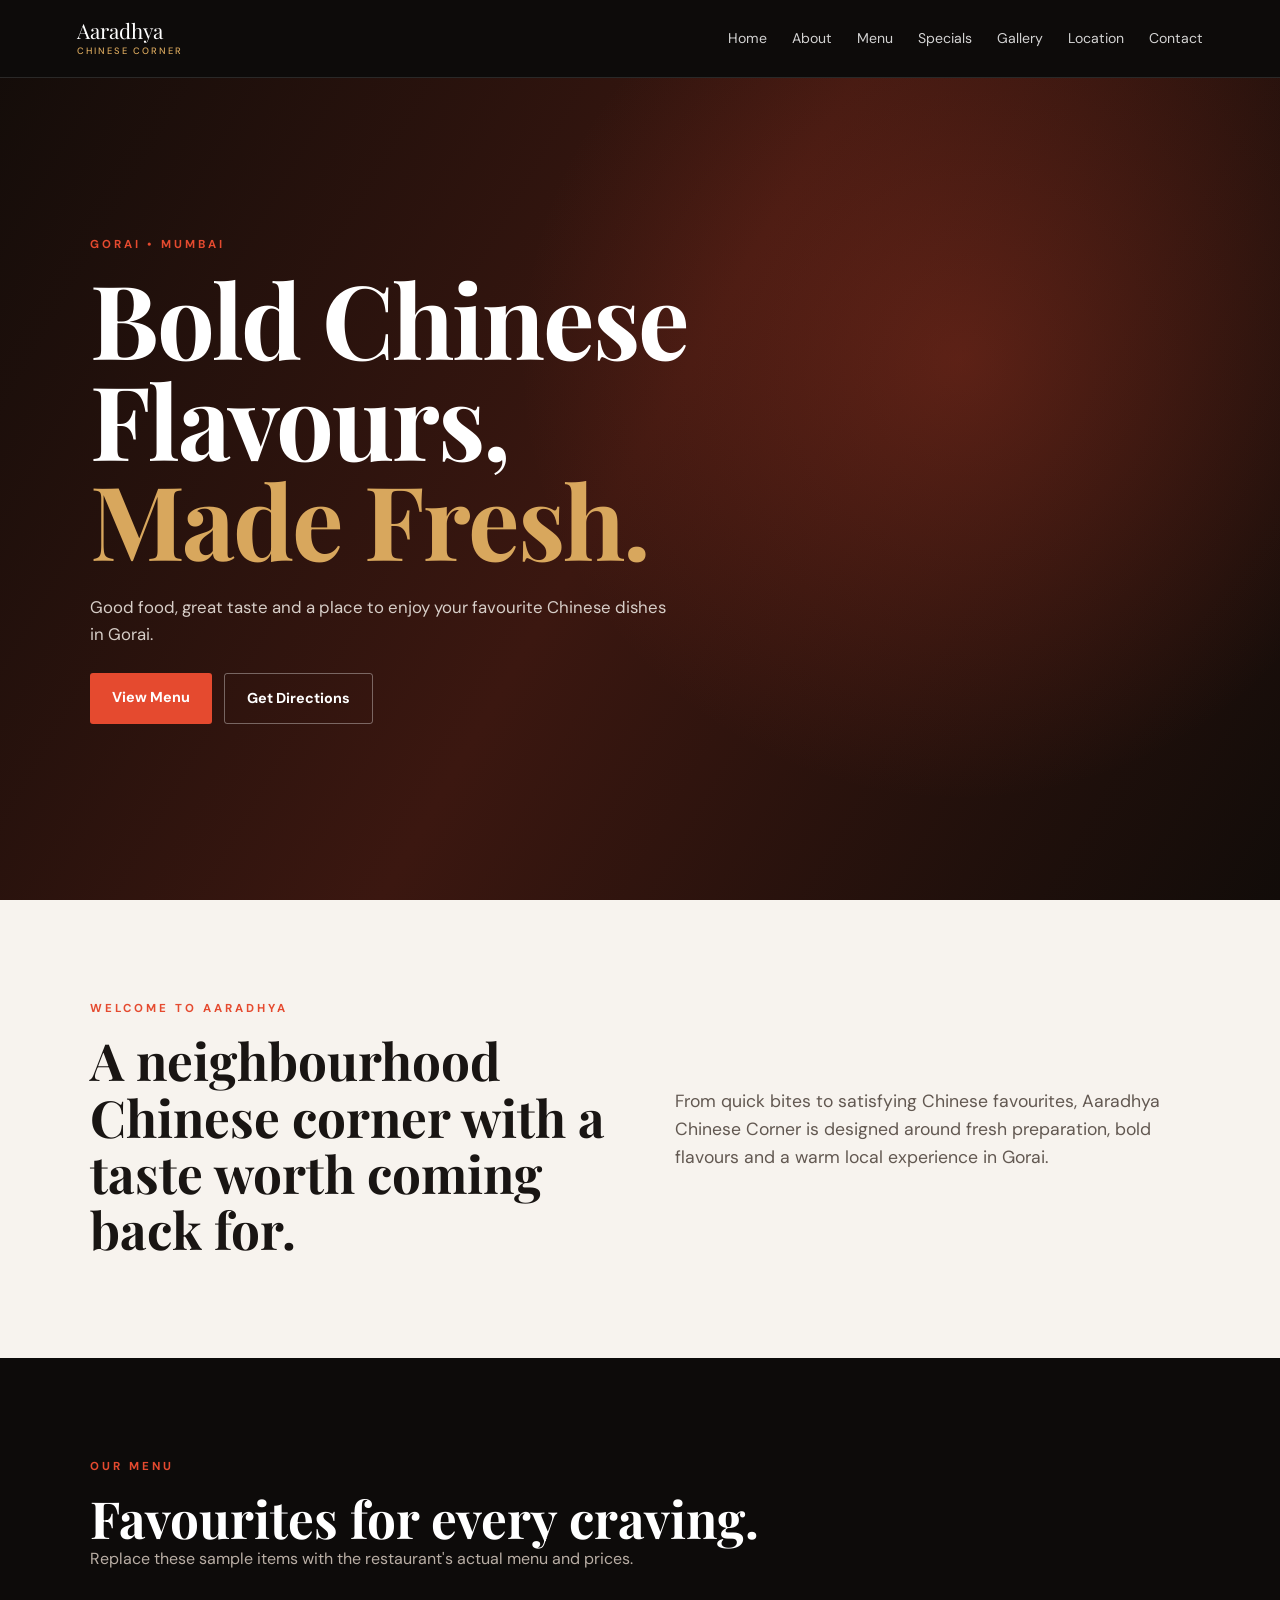
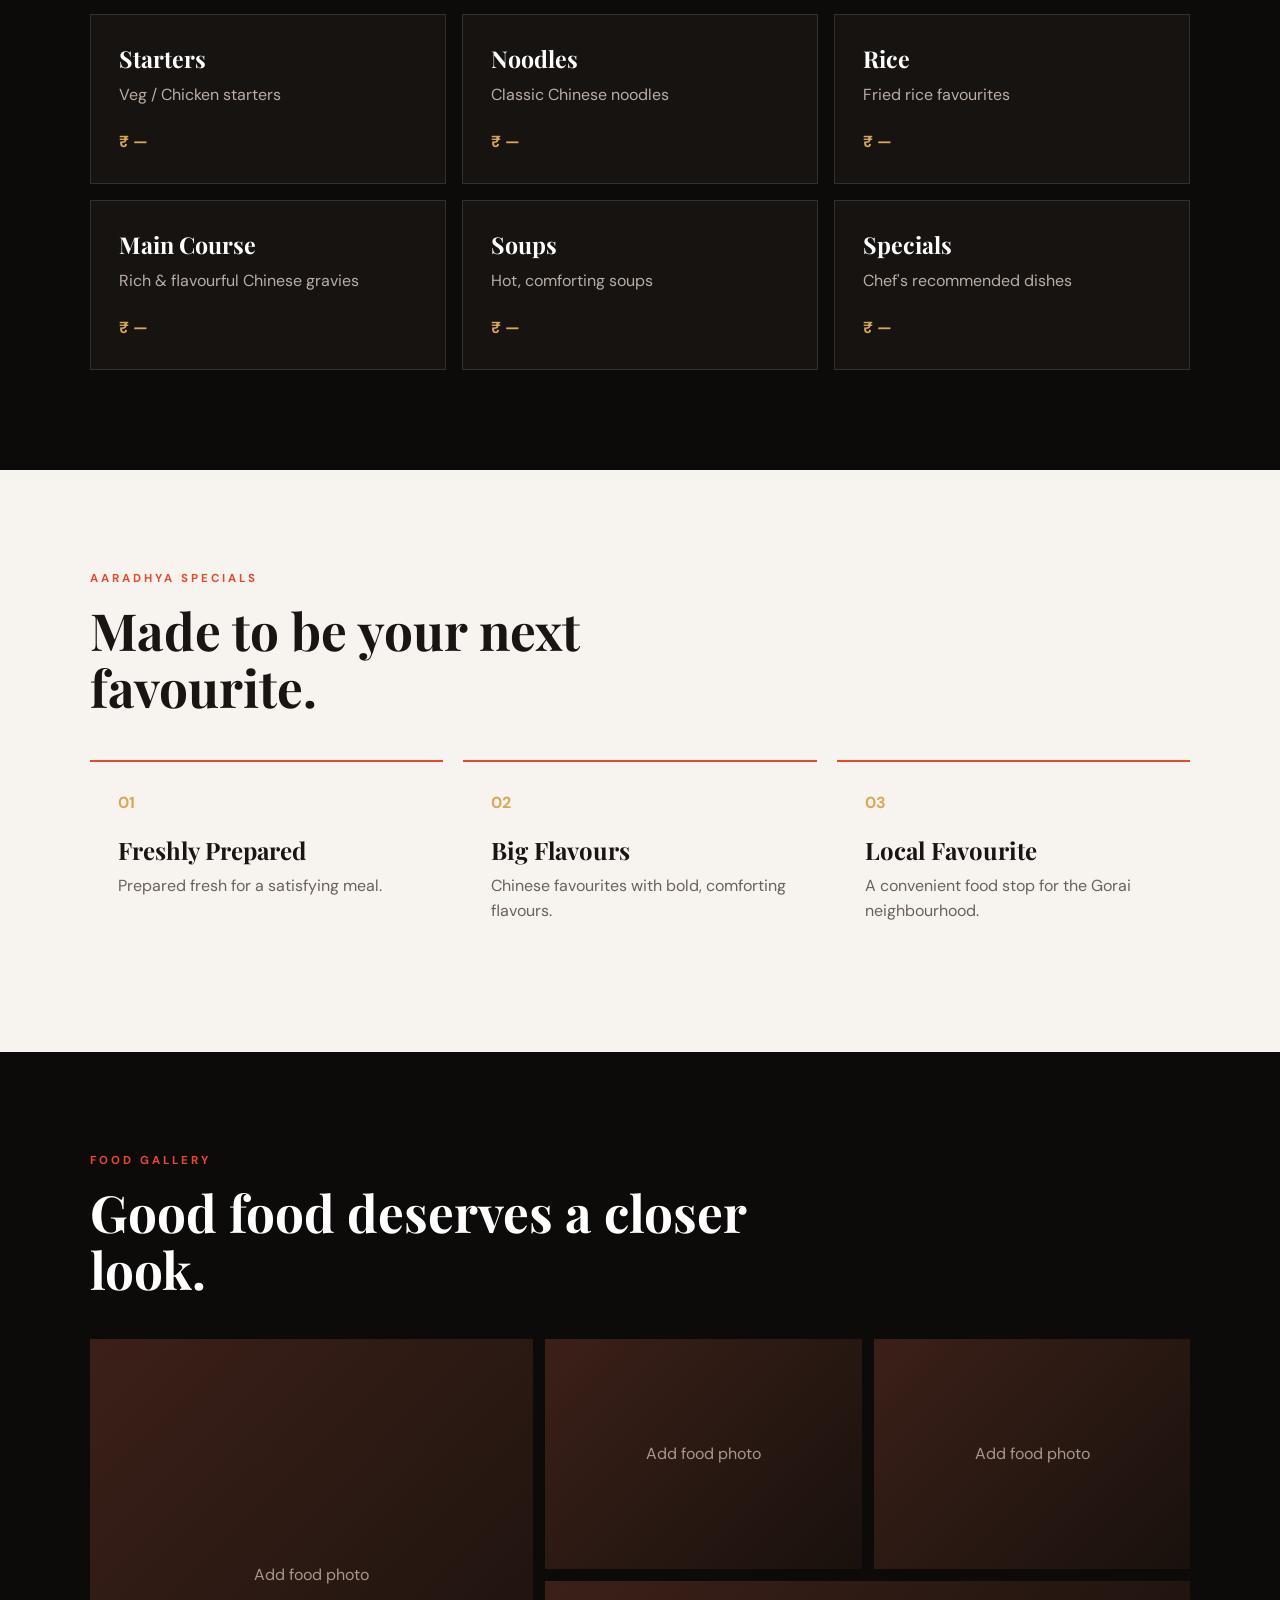
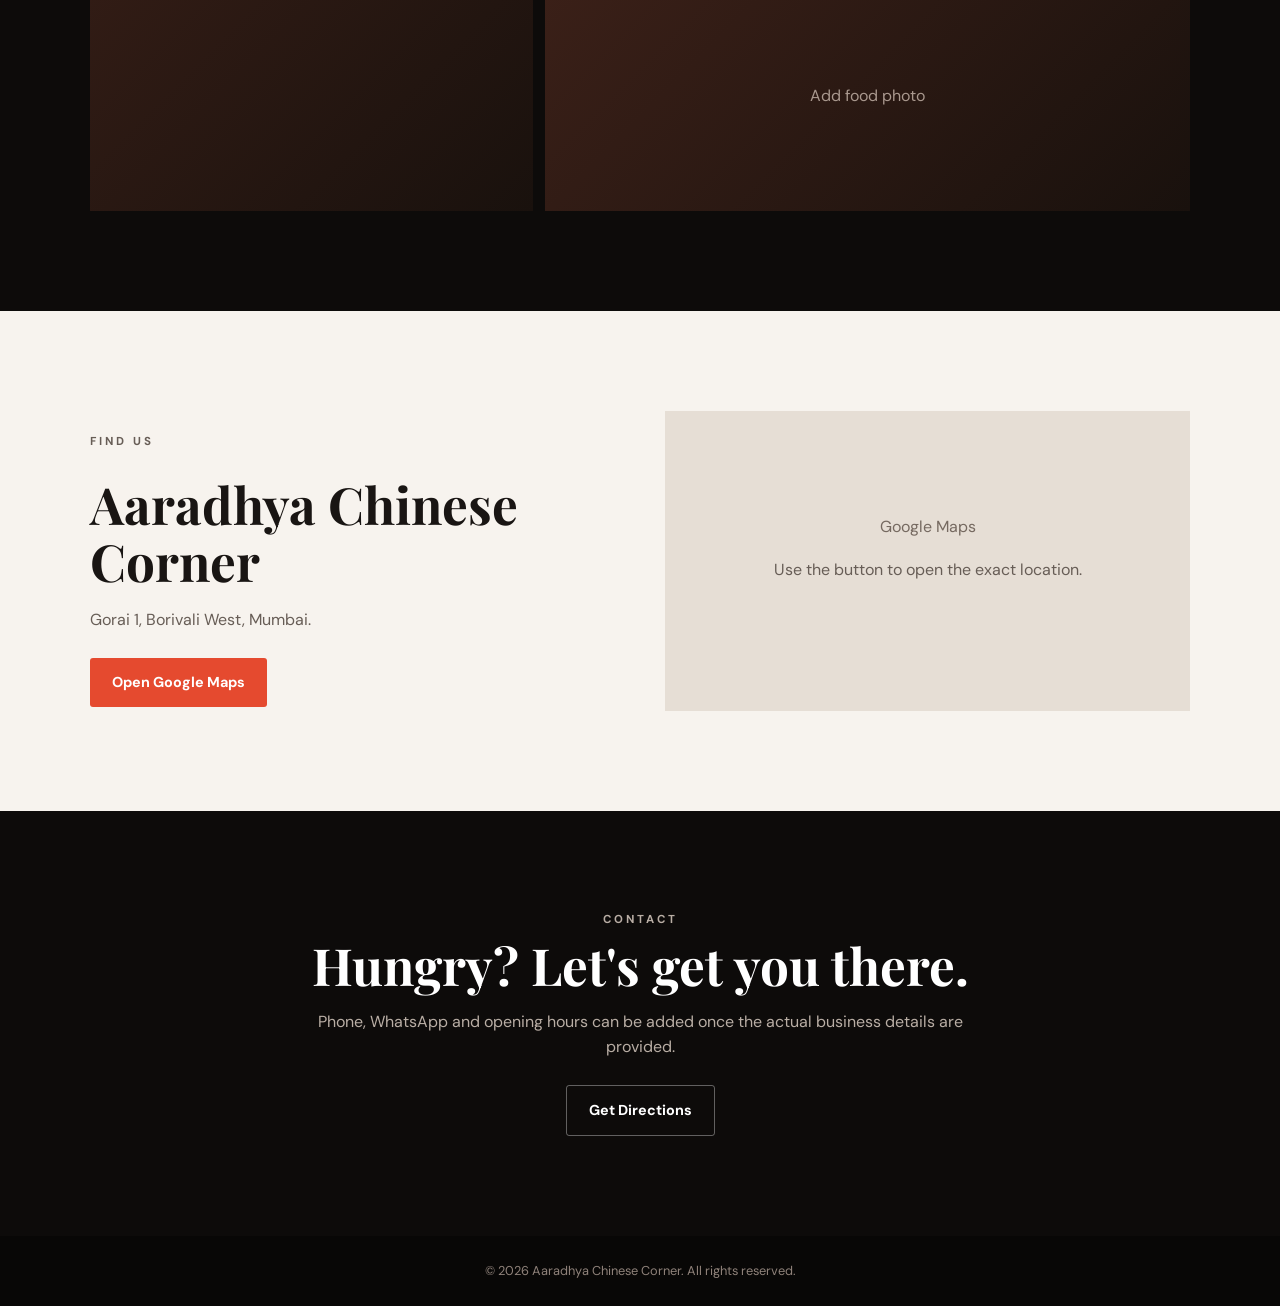
<file: index.html>
<!DOCTYPE html>
<html lang="en">
<head>
  <meta charset="UTF-8">
  <meta name="viewport" content="width=device-width, initial-scale=1.0">
  <meta name="description" content="Aaradhya Chinese Corner - Chinese food in Gorai, Mumbai. View our menu, specials, gallery and location.">
  <title>Aaradhya Chinese Corner | Gorai, Mumbai</title>
  <link rel="stylesheet" href="style.css">
</head>
<body>
  <header class="navbar">
    <a class="logo" href="#home">Aaradhya<span>Chinese Corner</span></a>
    <button class="menu-toggle" aria-label="Open menu">☰</button>
    <nav id="nav">
      <a href="#home">Home</a>
      <a href="#about">About</a>
      <a href="#menu">Menu</a>
      <a href="#specials">Specials</a>
      <a href="#gallery">Gallery</a>
      <a href="#location">Location</a>
      <a href="#contact">Contact</a>
    </nav>
  </header>

  <main>
    <section id="home" class="hero">
      <div class="hero-overlay"></div>
      <div class="hero-content">
        <p class="eyebrow">GORAI • MUMBAI</p>
        <h1>Bold Chinese Flavours,<br><span>Made Fresh.</span></h1>
        <p>Good food, great taste and a place to enjoy your favourite Chinese dishes in Gorai.</p>
        <div class="actions">
          <a class="btn primary" href="#menu">View Menu</a>
          <a class="btn outline" target="_blank" rel="noopener" href="https://maps.app.goo.gl/ygcnhQ9SN1jEigyt8">Get Directions</a>
        </div>
      </div>
    </section>

    <section id="about" class="section about">
      <div>
        <p class="eyebrow">WELCOME TO AARADHYA</p>
        <h2>A neighbourhood Chinese corner with a taste worth coming back for.</h2>
      </div>
      <p>From quick bites to satisfying Chinese favourites, Aaradhya Chinese Corner is designed around fresh preparation, bold flavours and a warm local experience in Gorai.</p>
    </section>

    <section id="menu" class="section dark">
      <div class="section-heading">
        <p class="eyebrow">OUR MENU</p>
        <h2>Favourites for every craving.</h2>
        <p>Replace these sample items with the restaurant's actual menu and prices.</p>
      </div>
      <div class="menu-grid">
        <article class="menu-card"><h3>Starters</h3><p>Veg / Chicken starters</p><strong>₹ —</strong></article>
        <article class="menu-card"><h3>Noodles</h3><p>Classic Chinese noodles</p><strong>₹ —</strong></article>
        <article class="menu-card"><h3>Rice</h3><p>Fried rice favourites</p><strong>₹ —</strong></article>
        <article class="menu-card"><h3>Main Course</h3><p>Rich & flavourful Chinese gravies</p><strong>₹ —</strong></article>
        <article class="menu-card"><h3>Soups</h3><p>Hot, comforting soups</p><strong>₹ —</strong></article>
        <article class="menu-card"><h3>Specials</h3><p>Chef's recommended dishes</p><strong>₹ —</strong></article>
      </div>
    </section>

    <section id="specials" class="section">
      <div class="section-heading">
        <p class="eyebrow">AARADHYA SPECIALS</p>
        <h2>Made to be your next favourite.</h2>
      </div>
      <div class="special-grid">
        <div class="special"><span>01</span><h3>Freshly Prepared</h3><p>Prepared fresh for a satisfying meal.</p></div>
        <div class="special"><span>02</span><h3>Big Flavours</h3><p>Chinese favourites with bold, comforting flavours.</p></div>
        <div class="special"><span>03</span><h3>Local Favourite</h3><p>A convenient food stop for the Gorai neighbourhood.</p></div>
      </div>
    </section>

    <section id="gallery" class="section gallery-section dark">
      <div class="section-heading">
        <p class="eyebrow">FOOD GALLERY</p>
        <h2>Good food deserves a closer look.</h2>
      </div>
      <div class="gallery">
        <div class="photo p1">Add food photo</div>
        <div class="photo p2">Add food photo</div>
        <div class="photo p3">Add food photo</div>
        <div class="photo p4">Add food photo</div>
      </div>
    </section>

    <section id="location" class="section location">
      <div>
        <p class="eyebrow">FIND US</p>
        <h2>Aaradhya Chinese Corner</h2>
        <p>Gorai 1, Borivali West, Mumbai.</p>
        <a class="btn primary" target="_blank" rel="noopener" href="https://maps.app.goo.gl/ygcnhQ9SN1jEigyt8">Open Google Maps</a>
      </div>
      <div class="map-box">
        <span>Google Maps</span>
        <p>Use the button to open the exact location.</p>
      </div>
    </section>

    <section id="contact" class="section contact dark">
      <p class="eyebrow">CONTACT</p>
      <h2>Hungry? Let's get you there.</h2>
      <p>Phone, WhatsApp and opening hours can be added once the actual business details are provided.</p>
      <a class="btn outline" target="_blank" rel="noopener" href="https://maps.app.goo.gl/ygcnhQ9SN1jEigyt8">Get Directions</a>
    </section>
  </main>

  <footer>
    <p>© <span id="year"></span> Aaradhya Chinese Corner. All rights reserved.</p>
  </footer>

  <button id="topBtn" aria-label="Scroll to top">↑</button>
  <script src="script.js"></script>
</body>
</html>
</file>
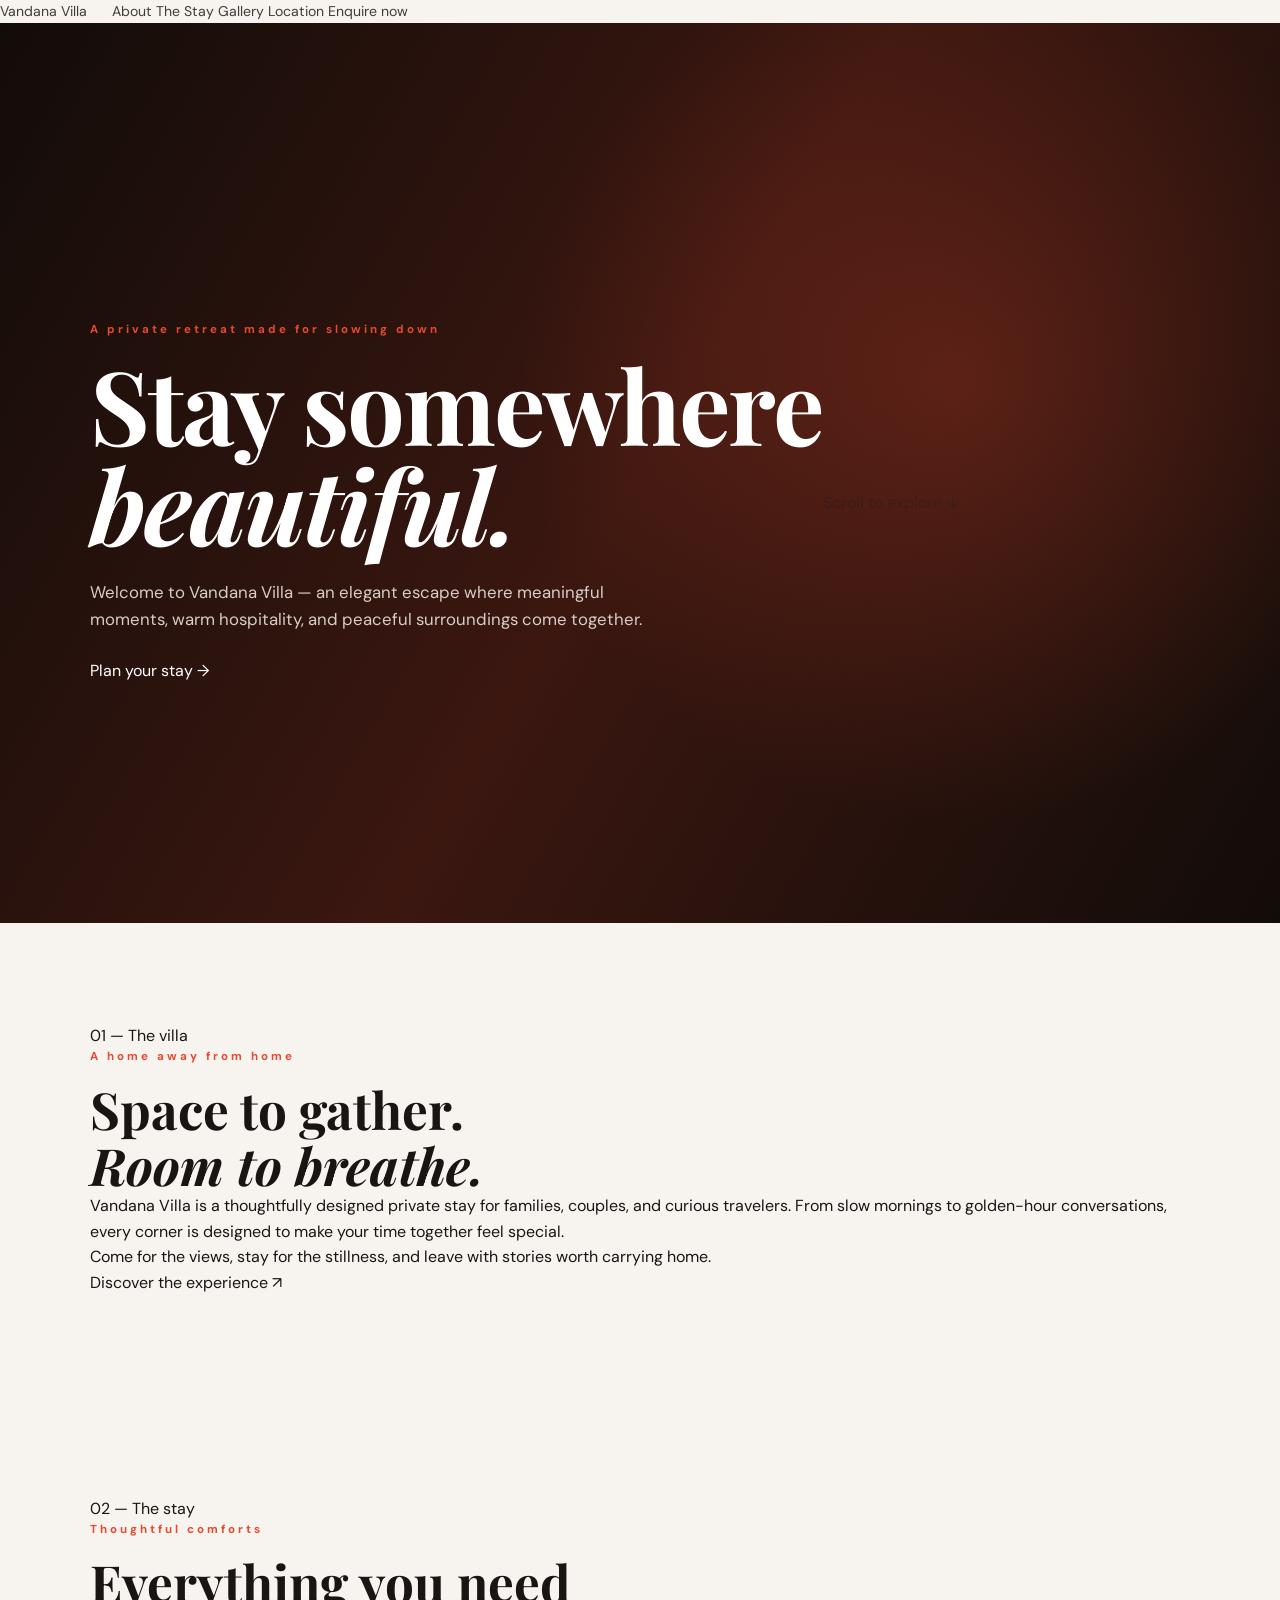
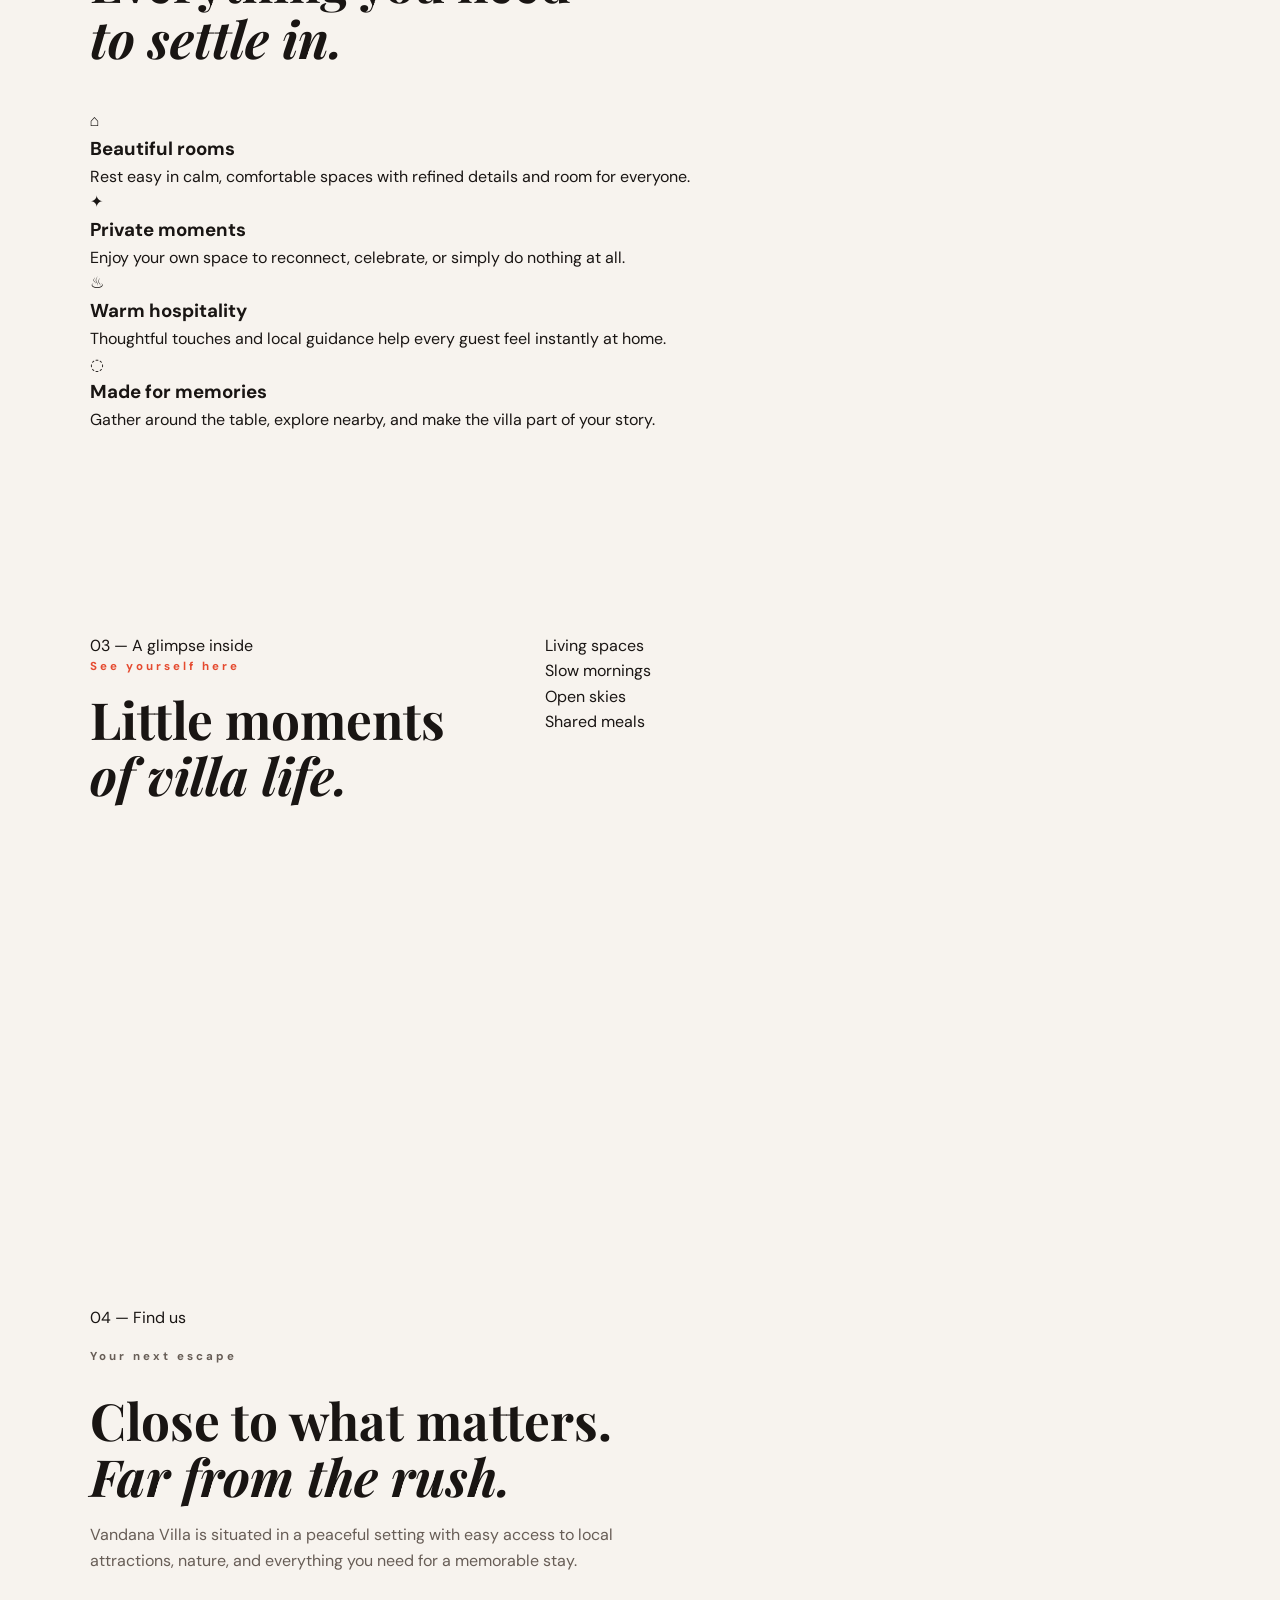
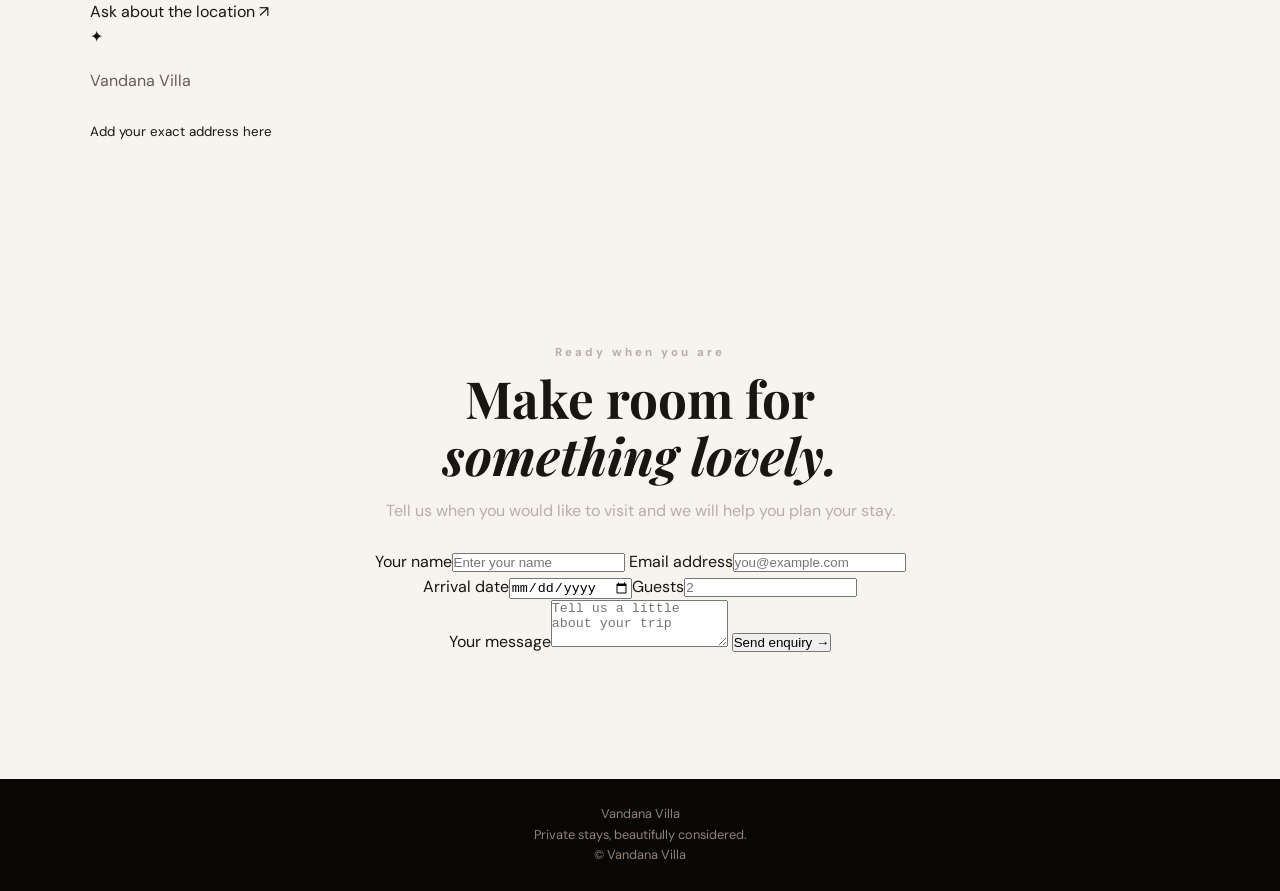
<file: index (1).html>
<!DOCTYPE html>
<html lang="en">
<head>
  <meta charset="UTF-8" />
  <meta name="viewport" content="width=device-width, initial-scale=1.0" />
  <meta name="description" content="Vandana Villa — an elegant private retreat for families, couples, and travelers." />
  <title>Vandana Villa | Your Private Escape</title>
  <link rel="preconnect" href="https://fonts.googleapis.com" />
  <link rel="preconnect" href="https://fonts.gstatic.com" crossorigin />
  <link href="https://fonts.googleapis.com/css2?family=DM+Sans:wght@400;500;600&family=Playfair+Display:wght@500;600;700&display=swap" rel="stylesheet" />
  <link rel="stylesheet" href="style.css" />
</head>
<body>
  <header class="site-header" id="top">
    <nav class="nav container" aria-label="Main navigation">
      <a class="brand" href="#top">Vandana <span>Villa</span></a>
      <button class="menu-toggle" aria-label="Open menu" aria-expanded="false">☰</button>
      <div class="nav-links">
        <a href="#about">About</a>
        <a href="#stay">The Stay</a>
        <a href="#gallery">Gallery</a>
        <a href="#location">Location</a>
        <a class="nav-cta" href="#contact">Enquire now</a>
      </div>
    </nav>
  </header>

  <main>
    <section class="hero">
      <div class="hero-overlay"></div>
      <div class="hero-content container">
        <p class="eyebrow">A private retreat made for slowing down</p>
        <h1>Stay somewhere<br /><em>beautiful.</em></h1>
        <p class="hero-text">Welcome to Vandana Villa — an elegant escape where meaningful moments, warm hospitality, and peaceful surroundings come together.</p>
        <a class="button button-primary" href="#contact">Plan your stay <span>→</span></a>
      </div>
      <div class="scroll-note">Scroll to explore <span>↓</span></div>
    </section>

    <section class="intro section container" id="about">
      <div class="section-label">01 — The villa</div>
      <div class="intro-grid">
        <div>
          <p class="eyebrow">A home away from home</p>
          <h2>Space to gather.<br /><em>Room to breathe.</em></h2>
        </div>
        <div class="intro-copy">
          <p>Vandana Villa is a thoughtfully designed private stay for families, couples, and curious travelers. From slow mornings to golden-hour conversations, every corner is designed to make your time together feel special.</p>
          <p>Come for the views, stay for the stillness, and leave with stories worth carrying home.</p>
          <a class="text-link" href="#stay">Discover the experience <span>↗</span></a>
        </div>
      </div>
    </section>

    <section class="stay section" id="stay">
      <div class="container">
        <div class="section-heading">
          <div class="section-label">02 — The stay</div>
          <div><p class="eyebrow">Thoughtful comforts</p><h2>Everything you need<br /><em>to settle in.</em></h2></div>
        </div>
        <div class="feature-grid">
          <article class="feature-card"><div class="feature-icon">⌂</div><h3>Beautiful rooms</h3><p>Rest easy in calm, comfortable spaces with refined details and room for everyone.</p></article>
          <article class="feature-card"><div class="feature-icon">✦</div><h3>Private moments</h3><p>Enjoy your own space to reconnect, celebrate, or simply do nothing at all.</p></article>
          <article class="feature-card"><div class="feature-icon">♨</div><h3>Warm hospitality</h3><p>Thoughtful touches and local guidance help every guest feel instantly at home.</p></article>
          <article class="feature-card"><div class="feature-icon">◌</div><h3>Made for memories</h3><p>Gather around the table, explore nearby, and make the villa part of your story.</p></article>
        </div>
      </div>
    </section>

    <section class="gallery section container" id="gallery">
      <div class="section-heading gallery-heading"><div class="section-label">03 — A glimpse inside</div><div><p class="eyebrow">See yourself here</p><h2>Little moments<br /><em>of villa life.</em></h2></div></div>
      <div class="gallery-grid">
        <div class="gallery-image image-one"><span>Living spaces</span></div>
        <div class="gallery-image image-two"><span>Slow mornings</span></div>
        <div class="gallery-image image-three"><span>Open skies</span></div>
        <div class="gallery-image image-four"><span>Shared meals</span></div>
      </div>
    </section>

    <section class="location section" id="location">
      <div class="container location-grid">
        <div><div class="section-label">04 — Find us</div><p class="eyebrow">Your next escape</p><h2>Close to what matters.<br /><em>Far from the rush.</em></h2><p class="location-copy">Vandana Villa is situated in a peaceful setting with easy access to local attractions, nature, and everything you need for a memorable stay.</p><a class="text-link" href="#contact">Ask about the location <span>↗</span></a></div>
        <div class="map-card"><div class="map-pin">✦</div><p>Vandana Villa</p><small>Add your exact address here</small></div>
      </div>
    </section>

    <section class="contact section container" id="contact">
      <div class="contact-card">
        <div><p class="eyebrow">Ready when you are</p><h2>Make room for<br /><em>something lovely.</em></h2><p>Tell us when you would like to visit and we will help you plan your stay.</p></div>
        <form id="inquiry-form" class="inquiry-form">
          <label>Your name<input type="text" name="name" placeholder="Enter your name" required /></label>
          <label>Email address<input type="email" name="email" placeholder="you@example.com" required /></label>
          <div class="form-row"><label>Arrival date<input type="date" name="arrival" /></label><label>Guests<input type="number" name="guests" min="1" placeholder="2" /></label></div>
          <label>Your message<textarea name="message" rows="3" placeholder="Tell us a little about your trip"></textarea></label>
          <button class="button button-dark" type="submit">Send enquiry <span>→</span></button>
          <p class="form-status" aria-live="polite"></p>
        </form>
      </div>
    </section>
  </main>

  <footer class="footer"><div class="container footer-inner"><a class="brand" href="#top">Vandana <span>Villa</span></a><p>Private stays, beautifully considered.</p><p>© <span id="year"></span> Vandana Villa</p></div></footer>
  <script src="script.js"></script>
</body>
</html>
</file>
<file: style.css>
@import url('https://fonts.googleapis.com/css2?family=DM+Sans:wght@400;500;600;700&family=Playfair+Display:wght@600;700&display=swap');

:root{
  --bg:#0d0b0a; --card:#171311; --text:#f7f2ec; --muted:#b9aea5;
  --accent:#e54a2f; --gold:#d8a75d; --line:rgba(255,255,255,.12);
}
*{box-sizing:border-box;margin:0;padding:0}
html{scroll-behavior:smooth}
body{font-family:"DM Sans",sans-serif;background:#f7f3ee;color:#191513;line-height:1.6}
a{text-decoration:none;color:inherit}
.navbar{height:78px;padding:0 6%;display:flex;align-items:center;justify-content:space-between;background:#0d0b0a;color:#fff;position:fixed;top:0;width:100%;z-index:1000;border-bottom:1px solid var(--line)}
.logo{font-family:"Playfair Display",serif;font-size:1.3rem;line-height:1.05}
.logo span{display:block;font:500 .58rem "DM Sans";letter-spacing:2px;text-transform:uppercase;color:var(--gold);margin-top:4px}
nav{display:flex;gap:25px;font-size:.88rem}
nav a{opacity:.82;transition:.2s}
nav a:hover{opacity:1;color:var(--gold)}
.menu-toggle{display:none;background:none;border:0;color:#fff;font-size:1.6rem}
.hero{min-height:100vh;padding:150px 7% 90px;display:flex;align-items:center;position:relative;background:linear-gradient(120deg,#120c09,#3b1710 50%,#120c09)}
.hero-overlay{position:absolute;inset:0;background:radial-gradient(circle at 75% 40%,rgba(229,74,47,.25),transparent 40%)}
.hero-content{position:relative;max-width:760px;color:#fff}
.eyebrow{font-size:.72rem;letter-spacing:3px;color:var(--accent);font-weight:700;margin-bottom:14px}
.hero h1{font:700 clamp(3rem,8vw,6.5rem)/.98 "Playfair Display",serif;letter-spacing:-2px}
.hero h1 span{color:var(--gold)}
.hero p:not(.eyebrow){max-width:580px;color:#d7cec8;margin:25px 0;font-size:1.05rem}
.actions{display:flex;gap:12px;flex-wrap:wrap}
.btn{display:inline-block;padding:13px 22px;border-radius:3px;font-weight:700;font-size:.9rem;transition:.2s}
.primary{background:var(--accent);color:#fff}
.primary:hover{transform:translateY(-2px);filter:brightness(1.08)}
.outline{border:1px solid rgba(255,255,255,.35);color:#fff}
.outline:hover{border-color:var(--gold);color:var(--gold)}
.section{padding:100px 7%}
.about{display:grid;grid-template-columns:1fr 1fr;gap:70px;align-items:center}
h2{font:700 clamp(2rem,4vw,3.5rem)/1.1 "Playfair Display",serif}
.about>p{font-size:1.1rem;color:#625851}
.dark{background:var(--bg);color:#fff}
.section-heading{max-width:720px;margin-bottom:42px}
.section-heading>p:last-child{color:var(--muted)}
.menu-grid{display:grid;grid-template-columns:repeat(3,1fr);gap:16px}
.menu-card{background:var(--card);border:1px solid var(--line);padding:28px;min-height:170px;display:flex;flex-direction:column}
.menu-card h3{font:700 1.45rem "Playfair Display",serif}
.menu-card p{color:var(--muted);margin:8px 0 auto}
.menu-card strong{color:var(--gold)}
.special-grid{display:grid;grid-template-columns:repeat(3,1fr);gap:20px;margin-top:45px}
.special{padding:28px;border-top:2px solid var(--accent)}
.special span{color:var(--gold);font-weight:700}
.special h3{font:700 1.5rem "Playfair Display",serif;margin:18px 0 7px}
.special p{color:#6b615a}
.gallery{display:grid;grid-template-columns:1.4fr 1fr 1fr;grid-template-rows:230px 230px;gap:12px}
.photo{background:linear-gradient(135deg,#3b2018,#19110d);display:flex;align-items:center;justify-content:center;color:#a9988e;min-height:180px}
.p1{grid-row:span 2}.p4{grid-column:2/4}
.location{display:grid;grid-template-columns:1fr 1fr;gap:50px;align-items:center}
.location p{color:#675d56;margin:18px 0 25px}
.map-box{min-height:300px;background:#e6ded5;display:flex;flex-direction:column;align-items:center;justify-content:center;text-align:center;color:#756960}
.contact{text-align:center}
.contact .eyebrow{margin-bottom:8px}
.contact h2{margin-bottom:15px}
.contact p{color:var(--muted);max-width:650px;margin:0 auto 25px}
footer{padding:25px 7%;background:#080706;color:#8f827a;text-align:center;font-size:.8rem}
#topBtn{position:fixed;right:20px;bottom:20px;border:0;border-radius:50%;width:44px;height:44px;background:var(--accent);color:#fff;font-size:1.2rem;display:none;cursor:pointer;z-index:999}
@media(max-width:800px){
  .navbar{height:68px}
  .menu-toggle{display:block}
  nav{display:none;position:absolute;top:68px;left:0;right:0;background:#0d0b0a;padding:20px 7%;flex-direction:column;gap:16px;border-top:1px solid var(--line)}
  nav.open{display:flex}
  .hero{padding:130px 7% 80px}
  .hero h1{letter-spacing:-1px}
  .section{padding:75px 7%}
  .about,.location{grid-template-columns:1fr;gap:30px}
  .menu-grid,.special-grid{grid-template-columns:1fr}
  .gallery{grid-template-columns:1fr 1fr;grid-template-rows:190px 190px 190px}
  .p1{grid-row:span 2}.p4{grid-column:1/3}
}
</file>
